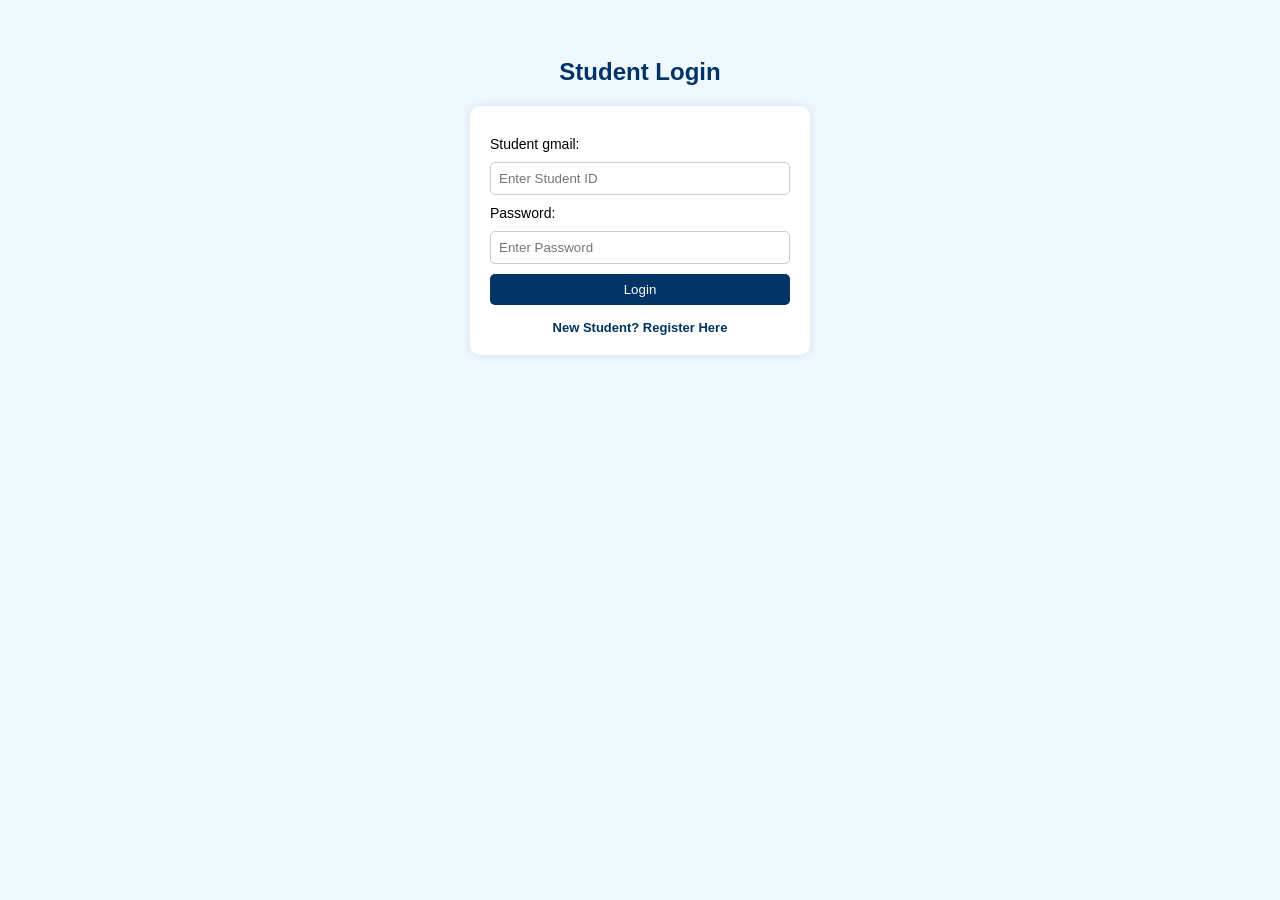
<file: final/Final Project/index.html>
<!DOCTYPE HTML>
<HTML>
<HEAD>
  <TITLE>Student Personal Portal</TITLE>
  <style>
    body {
      font-family: Arial, sans-serif;
      padding: 30px;
      background-color: #f0f8ff; 
    }
 
    h2 {
      text-align: center;
      color: #003366;
    }
 
    form {
      background-color: #ffffff;
      padding: 20px;
      border-radius: 10px;
      width: 300px;
      margin: 0 auto;
      box-shadow: 0 0 10px rgba(0,0,0,0.1);
    }
 
    input, select, button {
      width: 100%;
      padding: 8px;
      margin-top: 10px;
      border-radius: 5px;
      border: 1px solid #ccc;
      box-sizing: border-box; 
    }
 
    label {
      display: block;
      margin-top: 10px;
      font-size: 14px;
    }
 
    button {
      background-color: #003366;
      color: white;
      cursor: pointer;
      border: none;
    }
 
    button:hover {
      background-color: #0055aa;
    }
 
    #output {
      margin-top: 20px;
      text-align: center;
      font-size: 16px;
      color: #003366;
    }
 
    #error {
      margin-top: 10px;
      color: red;
      text-align: center;
    }

    .register-link {
      text-align: center;
      margin-top: 15px;
      font-size: 13px;
    }
    
    .register-link a {
      color: #003366;
      text-decoration: none;
      font-weight: bold;
    }
  </style>
</HEAD>
<BODY>
 
  <h2>Student Login</h2>
 
  <form action="login.php" method="POST" onsubmit="return handleSubmit()">
    <label>Student gmail:</label>
    <input type="text" id="studentId" name="studentId" placeholder="Enter Student ID" />
 
    <label>Password:</label>
    <input type="password" id="pass" name="pass" placeholder="Enter Password" />

    <button type="submit">Login</button>

    <div class="register-link">
      <a href="register.html">New Student? Register Here</a>
    </div>
  </form>

  <div id="error"></div>
  <div id="output"></div>
 
  <script>
    function handleSubmit() {
      
      var studentId = document.getElementById("studentId").value.trim();
      var pass = document.getElementById("pass").value;
      var errorDiv = document.getElementById("error");
      
      
      errorDiv.innerHTML = "";
      
      
      if (studentId === "" || pass === "") {
        errorDiv.innerHTML = "Please fill in all fields.";
        return false;  
      }

       
      return true; 
    }
  </script>
 
</BODY>
</HTML>
</file>
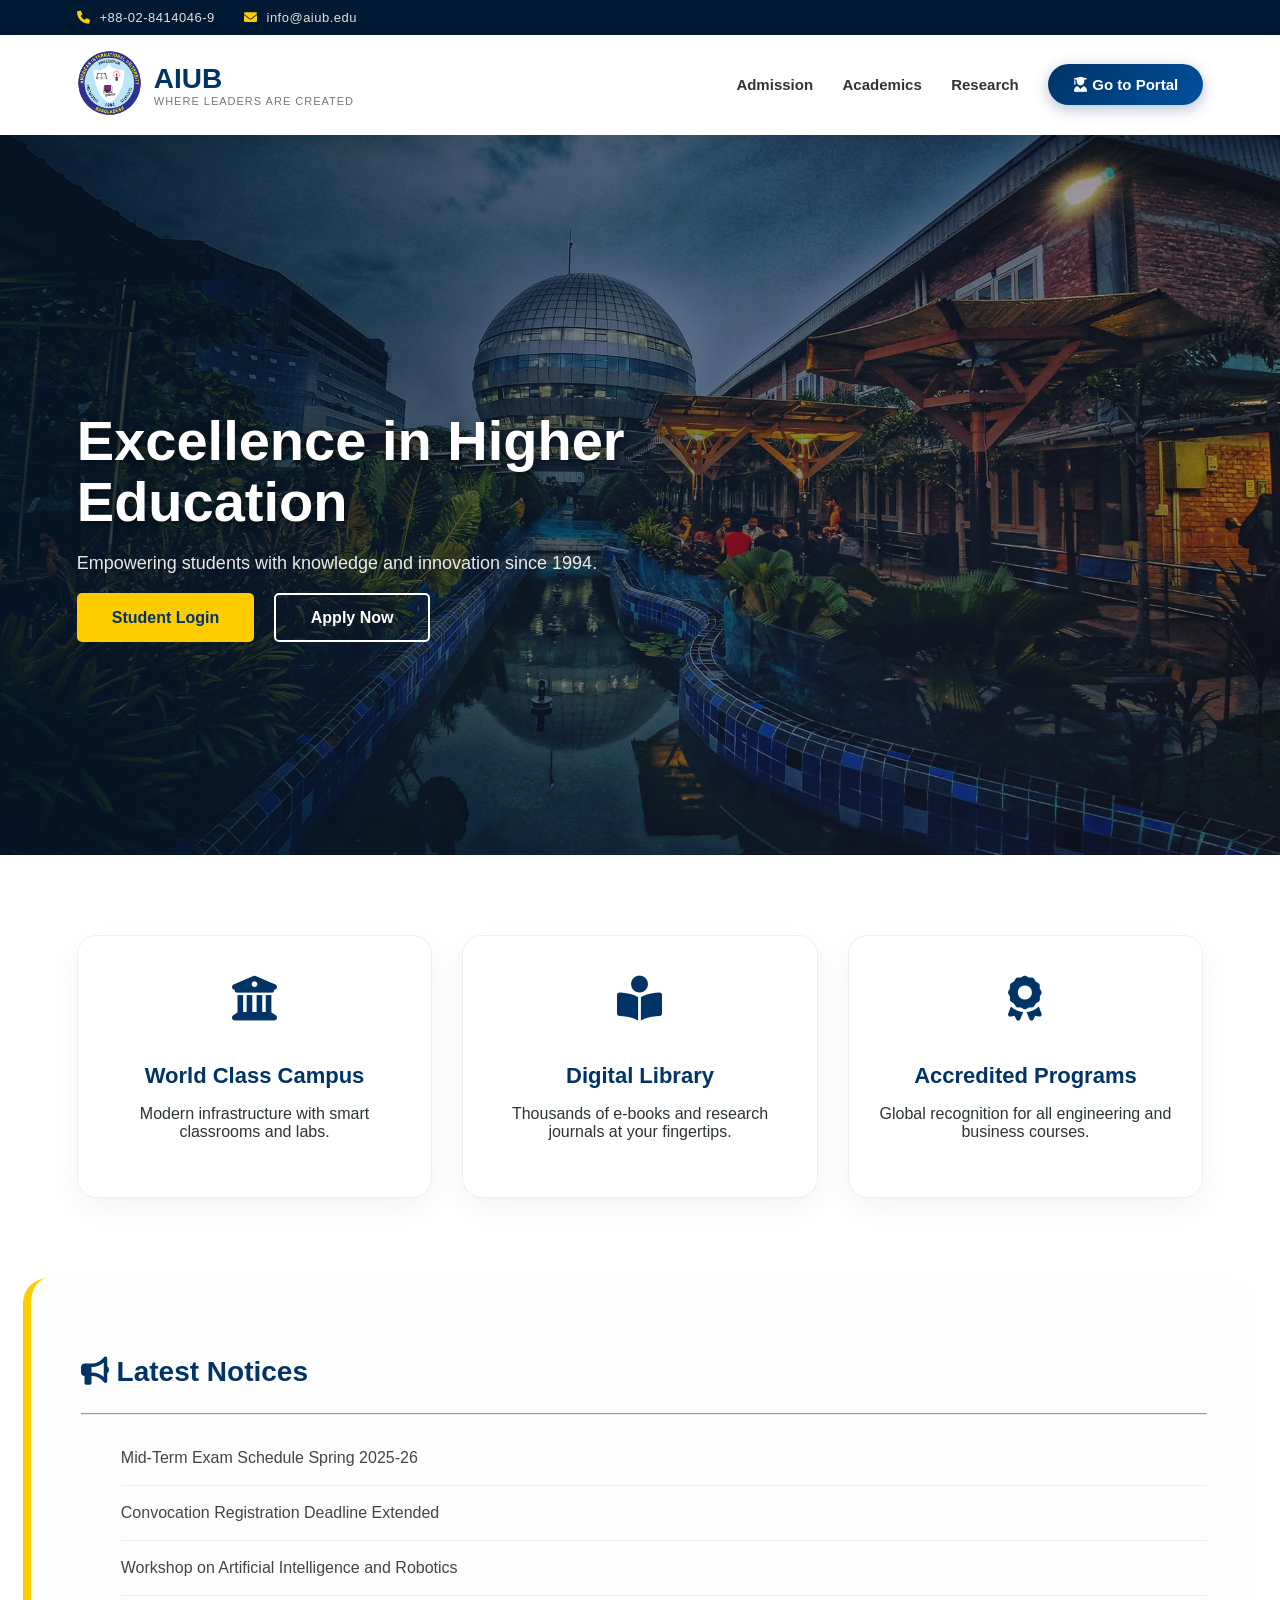
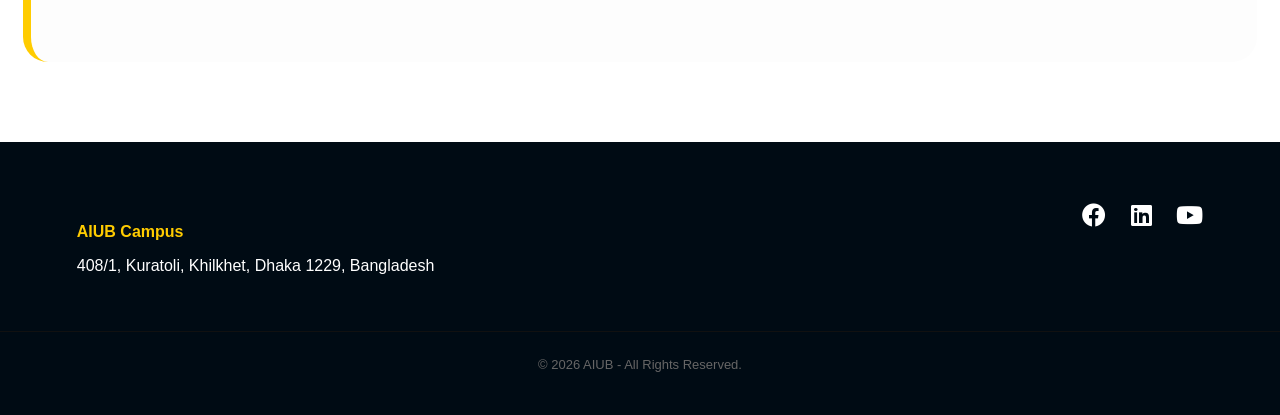
<file: student_personal_portal/view/index.html>
<!DOCTYPE html>
<html lang="en">
<head>
    <meta charset="UTF-8">
    <meta name="viewport" content="width=device-width, initial-scale=1.0">
    <title>American International University-Bangladesh (AIUB)</title>

    <link rel="stylesheet" href="../css/home_style.css">
    <link rel="stylesheet" href="https://cdnjs.cloudflare.com/ajax/libs/font-awesome/6.0.0/css/all.min.css">
</head>
<body>

    <div class="top-bar">
        <div class="container">
            <span><i class="fas fa-phone"></i> +88-02-8414046-9</span>
            <span><i class="fas fa-envelope"></i> info@aiub.edu</span>
        </div>
    </div>

    <header>
        <div class="container navbar">
            <div class="logo">
                <img src="../image/logo.png" alt="AIUB Logo">
                <div class="logo-text">
                    <h1>AIUB</h1>
                    <p>Where Leaders are Created</p>
                </div>
            </div>

            <nav>
                <a href="#">Admission</a>
                <a href="#">Academics</a>
                <a href="#">Research</a>
                <a href="login.html" class="portal-btn">
                    <i class="fas fa-user-graduate"></i> Go to Portal
                </a>
            </nav>
        </div>
    </header>

    <section class="hero">
        <div class="hero-overlay">
            <div class="hero-content">
                <h2>Excellence in Higher Education</h2>
                <p>Empowering students with knowledge and innovation since 1994.</p>
                
                <div class="hero-btns">
                    <a href="login.html" class="main-btn">Student Login</a>
                    <a href="#" class="secondary-btn">Apply Now</a>
                </div>
            </div>
        </div>
    </section>

    <section class="features container">
        <div class="feature-card">
            <i class="fas fa-university"></i>
            <h3>World Class Campus</h3>
            <p>Modern infrastructure with smart classrooms and labs.</p>
        </div>

        <div class="feature-card">
            <i class="fas fa-book-reader"></i>
            <h3>Digital Library</h3>
            <p>Thousands of e-books and research journals at your fingertips.</p>
        </div>

        <div class="feature-card">
            <i class="fas fa-award"></i>
            <h3>Accredited Programs</h3>
            <p>Global recognition for all engineering and business courses.</p>
        </div>
    </section>

    <section class="notices container">
        <div class="notice-box">
            <h3><i class="fas fa-bullhorn"></i> Latest Notices</h3>
            <hr>
            <ul>
                <li><a href="#">Mid-Term Exam Schedule Spring 2025-26</a></li>
                <li><a href="#">Convocation Registration Deadline Extended</a></li>
                <li><a href="#">Workshop on Artificial Intelligence and Robotics</a></li>
            </ul>
        </div>
    </section>

    <footer>
        <div class="container footer-grid">
            <div class="footer-info">
                <h4>AIUB Campus</h4>
                <p>408/1, Kuratoli, Khilkhet, Dhaka 1229, Bangladesh</p>
            </div>

            <div class="social-links">
                <a href="#"><i class="fab fa-facebook"></i></a>
                <a href="#"><i class="fab fa-linkedin"></i></a>
                <a href="#"><i class="fab fa-youtube"></i></a>
            </div>
        </div>
        
        <p class="copyright">&copy; 2026 AIUB - All Rights Reserved.</p>
    </footer>

</body>
</html>
</file>
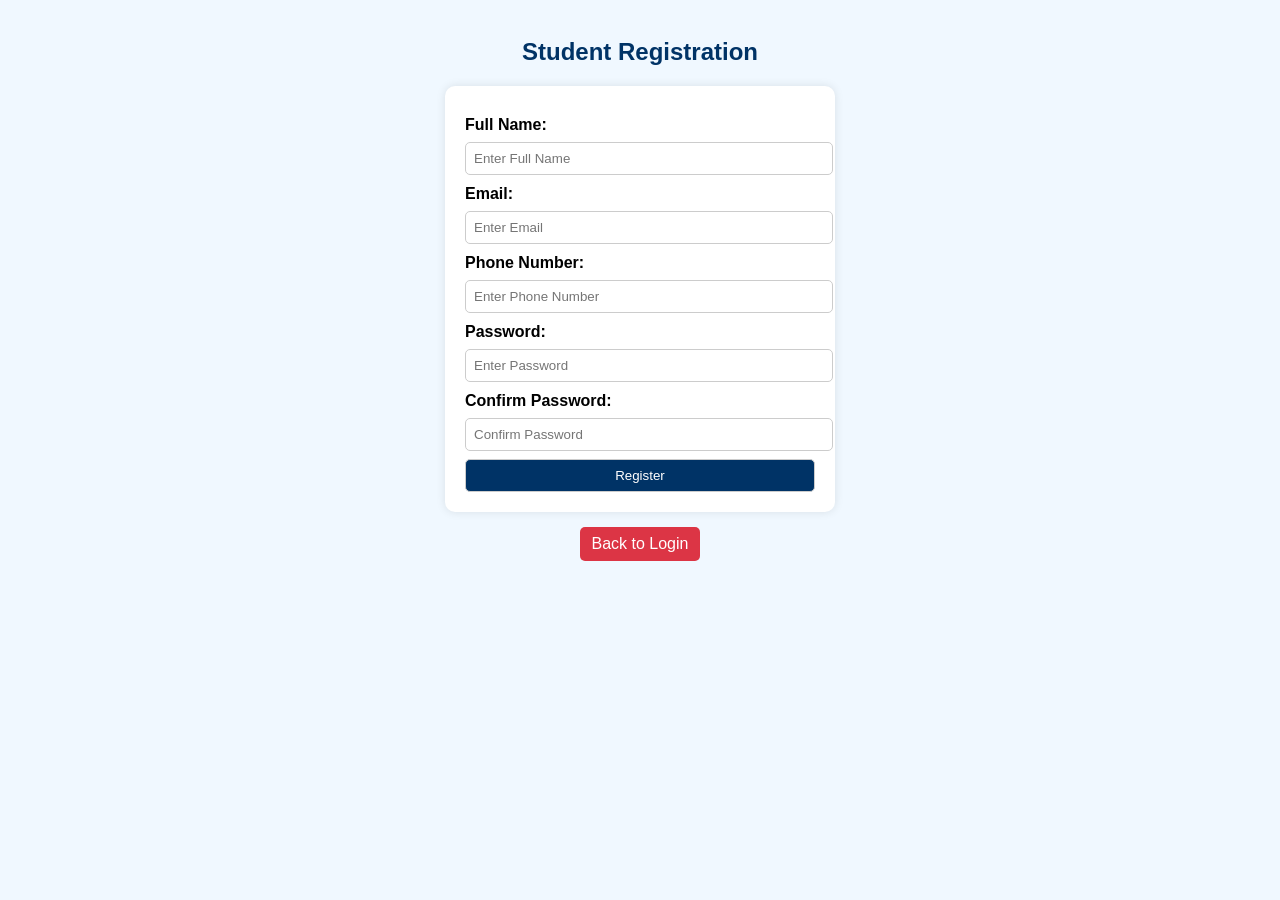
<file: final/Final Project/register.html>
<!DOCTYPE html>
<html lang="en">
<head>
  <meta charset="UTF-8">
  <meta name="viewport" content="width=device-width, initial-scale=1.0">
  <title>Student Registration</title>

   
  <style>
    body {
      font-family: Arial, sans-serif;
      background-color: #f0f8ff;
      padding: 30px;
    }

  
    .registration-header {
      text-align: center;
      font-size: 24px;
      font-weight: bold;
      color: #003366;
      margin-bottom: 20px;
    }

    form {
      background: white;
      padding: 20px;
      width: 350px;
      margin: auto;
      border-radius: 10px;
      box-shadow: 0 0 10px rgba(0,0,0,0.1);
    }

    label {
      display: block;
      margin-top: 10px;
      font-weight: bold;
    }

    input, button {
      width: 100%;
      padding: 8px;
      margin-top: 8px;
      border-radius: 5px;
      border: 1px solid #ccc;
    }

    button {
      background-color: #003366;
      color: white;
      cursor: pointer;
    }

    button:hover {
      background-color: #0055aa;
    }

    .back-link {
      text-align: center;
      margin-top: 15px;
    }

    
    .back-link a {
      text-decoration: none;
      color: white;
      background-color: #dc3545;
      padding: 8px 12px;
      border-radius: 5px;
      display: inline-block;
    }

    .back-link a:hover {
      background-color: #a71d2a;
    }
  </style>
</head>

<body>

   
  <div class="registration-header">Student Registration</div>

  
  <form method="post" action="register.php">
    <label>Full Name:</label>
    <input type="text" name="name" placeholder="Enter Full Name">

    <label>Email:</label>
    <input type="email" name="email" placeholder="Enter Email">

    <label>Phone Number:</label>
    <input type="text" name="phone" placeholder="Enter Phone Number">

    <label>Password:</label>
    <input type="password" name="password" placeholder="Enter Password">

    <label>Confirm Password:</label>
    <input type="password" name="confirm_password" placeholder="Confirm Password">

    <button type="submit">Register</button>
  </form>

  
  <div class="back-link">
    <a href="index.html">Back to Login</a>
  </div>

</body>
</html>
</file>
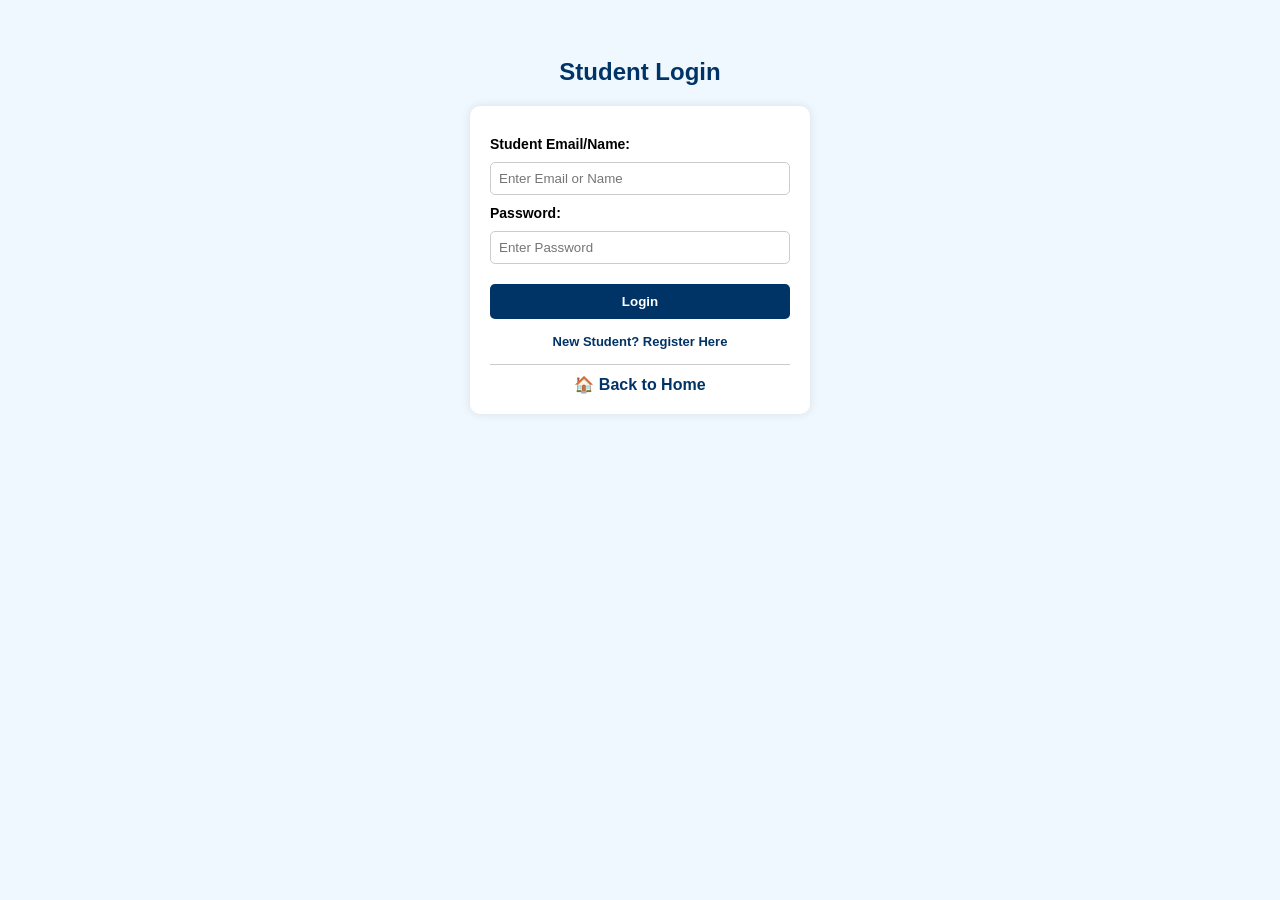
<file: student_personal_portal/view/login.html>
<!DOCTYPE HTML>
<html>
<head>
    <meta charset="UTF-8">
    <title>Student Login | Portal</title>
    <link rel="stylesheet" href="../css/style.css">
</head>
<body>
 
  <h2>Student Login</h2>
 
  <form action="../control/login.php" method="POST">
    <label>Student Email/Name:</label>
    <input type="text" name="studentId" placeholder="Enter Email or Name" required />
 
    <label>Password:</label>
    <input type="password" name="pass" placeholder="Enter Password" required />

    <button type="submit">Login</button>

    <div class="register-link">
      <a href="register.html">New Student? Register Here</a>
    </div>
    
    <div style="text-align:center; margin-top:15px; border-top: 1px solid #ccc; padding-top: 10px;">
      <a href="index.html" style="text-decoration:none; color:#003366; font-weight:bold;">🏠 Back to Home</a>
    </div>
  </form>
</BODY>
</HTML>
</file>
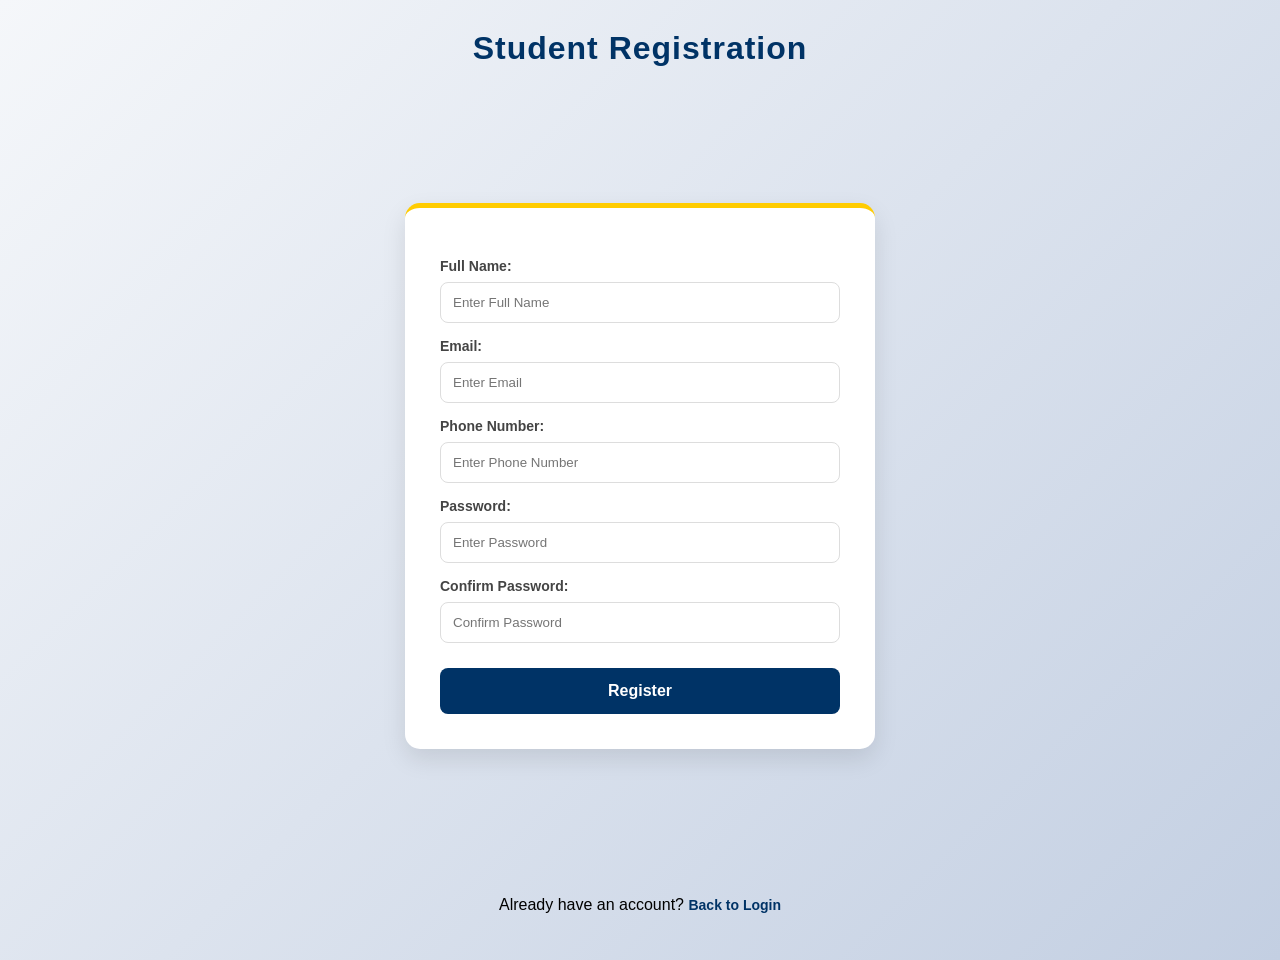
<file: student_personal_portal/view/register.html>
<!DOCTYPE html>
<html lang="en">
<head>
    <meta charset="UTF-8">
    <meta name="viewport" content="width=device-width, initial-scale=1.0">
    <title>Student Registration - AIUB</title>
    <link rel="stylesheet" href="../css/register_style.css">
</head>
<body>

    <div class="registration-header">Student Registration</div>

    <form method="post" action="../control/register.php">
        <label>Full Name:</label>
        <input type="text" name="name" placeholder="Enter Full Name" required>

        <label>Email:</label>
        <input type="email" name="email" placeholder="Enter Email" required>

        <label>Phone Number:</label>
        <input type="text" name="phone" placeholder="Enter Phone Number">

        <label>Password:</label>
        <input type="password" name="password" placeholder="Enter Password" required>

        <label>Confirm Password:</label>
        <input type="password" name="confirm_password" placeholder="Confirm Password" required>

        <button type="submit">Register</button>
    </form>

    <div class="back-link">
        <p>Already have an account? <a href="login.html">Back to Login</a></p>
    </div>

</body>
</html>
</file>
<file: student_personal_portal/css/home_style.css>
body {
    margin: 0;
    padding: 0;
    box-sizing: border-box;
    font-family: 'Poppins', 'Segoe UI', sans-serif;  
    background-color: #ffffff;
    color: #2d3436;
    scroll-behavior: smooth;
}

.container {
    width: 88%;
    margin: 0 auto;
}

 
.top-bar {
    background: #001a33;
    color: #e0e0e0;
    padding: 10px 0;
    font-size: 13px;
    letter-spacing: 0.5px;
}

.top-bar span {
    margin-right: 25px;
}

.top-bar i {
    color: #ffcc00;  
    margin-right: 5px;
}

 
header {
    background: rgba(255, 255, 255, 0.95);
    padding: 15px 0;
    position: sticky;
    top: 0;
    z-index: 1000;
    box-shadow: 0 4px 20px rgba(0, 0, 0, 0.08);
    backdrop-filter: blur(10px);  
}

.navbar {
    display: flex;
    justify-content: space-between;
    align-items: center;
}

.logo {
    display: flex;
    align-items: center;
}

.logo img {
    width: 65px;
    transition: transform 0.3s;
}

.logo img:hover {
    transform: rotate(5deg);
}

.logo-text {
    margin-left: 12px;
}

.logo-text h1 {
    font-size: 28px;
    color: #003366;
    margin: 0;
    font-weight: 800;
}

.logo-text p {
    font-size: 11px;
    color: #777;
    margin: 0;
    text-transform: uppercase;
    letter-spacing: 1px;
}

 
nav a {
    text-decoration: none;
    color: #333;
    font-weight: 600;
    margin-left: 25px;
    font-size: 15px;
    transition: 0.3s ease;
}

nav a:hover {
    color: #003366;
}

 
.portal-btn {
    background: linear-gradient(135deg, #003366, #00509d);
    color: #fff !important;
    padding: 12px 25px;
    border-radius: 50px;  
    box-shadow: 0 4px 15px rgba(0, 51, 102, 0.3);
}

.portal-btn:hover {
    transform: translateY(-2px);
    box-shadow: 0 6px 20px rgba(0, 51, 102, 0.4);
    background: #ffcc00 !important;
    color: #003366 !important;
}

 
.hero {
    height: 80vh;
     
    background: url('../image/campus.jpg') center/cover no-repeat fixed;
    position: relative;
}

.hero-overlay {
   
    background: linear-gradient(to right, rgba(0, 20, 40, 0.8), rgba(0, 20, 40, 0.3));
    height: 100%;
    display: flex;
    align-items: center;
}

.hero-content {
    max-width: 650px;
    color: white;
    padding-left: 6%;
}

.hero-content h2 {
    font-size: 56px;
    font-weight: 800;
    line-height: 1.1;
    margin-bottom: 20px;
    text-shadow: 2px 2px 10px rgba(0,0,0,0.5);  
}

.hero-content p {
    font-size: 18px;
    margin-bottom: 35px;
    opacity: 0.9;
}

.main-btn {
    background: #ffcc00;
    color: #003366;
    padding: 16px 35px;
    text-decoration: none;
    font-weight: 700;
    border-radius: 5px;
    margin-right: 15px;
    transition: 0.3s;
}

.secondary-btn {
    border: 2px solid #fff;
    color: #fff;
    padding: 14px 35px;
    text-decoration: none;
    font-weight: 700;
    border-radius: 5px;
    transition: 0.3s;
}

.main-btn:hover, .secondary-btn:hover {
    transform: scale(1.05);
    background: #fff;
    color: #003366;
}

 
.features {
    display: grid;
    grid-template-columns: repeat(3, 1fr);
    gap: 30px;
    padding: 80px 0;
}

.feature-card {
    background: #ffffff;
    padding: 40px 30px;
    border-radius: 20px;
    text-align: center;
    box-shadow: 0 10px 30px rgba(0,0,0,0.05);
    transition: 0.4s;
    border: 1px solid #eee;
}

.feature-card:hover {
    transform: translateY(-15px);
    box-shadow: 0 20px 40px rgba(0, 51, 102, 0.1);
}

.feature-card i {
    font-size: 45px;
    color: #003366;
    margin-bottom: 20px;
}

.feature-card h3 {
    font-size: 22px;
    color: #003366;
    margin-bottom: 15px;
}

 
.notices {
    background: #fdfdfd;
    padding: 50px;
    border-radius: 25px;
    border-left: 8px solid #ffcc00;
    margin-bottom: 80px;
}

.notice-box h3 {
    font-size: 28px;
    color: #003366;
    margin-bottom: 25px;
}

.notice-box ul {
    list-style: none;
}

.notice-box li {
    padding: 18px 0;
    border-bottom: 1px solid #eee;
}

.notice-box a {
    text-decoration: none;
    color: #444;
    font-weight: 500;
    transition: 0.2s;
}

.notice-box a:hover {
    color: #003366;
    padding-left: 10px;
}

 
footer {
    background: #000b14;
    color: white;
    padding: 60px 0 30px;
}

.footer-grid {
    display: flex;
    justify-content: space-between;
    margin-bottom: 40px;
}

.footer-info h4 {
    color: #ffcc00;
    margin-bottom: 15px;
}

.social-links a {
    color: white;
    font-size: 24px;
    margin-left: 20px;
    transition: 0.3s;
}

.social-links a:hover {
    color: #ffcc00;
}

.copyright {
    text-align: center;
    border-top: 1px solid #111;
    padding-top: 25px;
    font-size: 13px;
    color: #666;
}
</file>
<file: student_personal_portal/css/style.css>
body {
  font-family: Arial, sans-serif;
  padding: 30px;
  background-color: #f0f8ff;  
}

h2 {
  text-align: center;
  color: #003366;  
}

form {
  background-color: #ffffff;  
  padding: 20px;
  border-radius: 10px;
  width: 300px;
  margin: 0 auto;
  box-shadow: 0 0 10px rgba(0,0,0,0.1);
}

label {
  display: block;
  margin-top: 10px;
  font-size: 14px;
  font-weight: bold;
}

input {
  width: 100%;
  padding: 8px;
  margin-top: 10px;
  border-radius: 5px;
  border: 1px solid #ccc;
  box-sizing: border-box;  
}

button {
  width: 100%;
  padding: 10px;
  margin-top: 20px;
  border-radius: 5px;
  border: none;
  background-color: #003366;
  color: white;
  font-weight: bold;
  cursor: pointer;
}

button:hover {
  background-color: #0055aa;
}

#error {
  margin-top: 10px;
  color: red;
  text-align: center;
  font-size: 13px;
}

.register-link {
  text-align: center;
  margin-top: 15px;
  font-size: 13px;
}

.register-link a {
  color: #003366;
  text-decoration: none;
  font-weight: bold;
}

.register-link a:hover {
  text-decoration: underline;
}
</file>
<file: student_personal_portal/css/register_style.css>
body {
    font-family: 'Segoe UI', Tahoma, Geneva, Verdana, sans-serif;
    
    background: linear-gradient(135deg, #f5f7fa 0%, #c3cfe2 100%);
    padding: 30px;
    margin: 0;
    min-height: 100vh;
    display: flex;
    flex-direction: column;
    justify-content: center;
}

.registration-header {
    text-align: center;
    font-size: 32px;
    font-weight: 800;
    color: #003366;  
    margin-bottom: 25px;
    letter-spacing: 1px;
}

form {
    background: white;
    padding: 35px;
    width: 400px;  
    margin: auto;
    border-radius: 15px;  
    box-shadow: 0 10px 25px rgba(0,0,0,0.1);  
    border-top: 5px solid #ffcc00;  
}

label {
    display: block;
    margin-top: 15px;
    font-weight: 600;
    color: #444;
    font-size: 14px;
}

input {
    width: 100%;
    padding: 12px;
    margin-top: 8px;
    border-radius: 8px;
    border: 1px solid #ddd;
    box-sizing: border-box;
    transition: all 0.3s ease;
}

 
input:focus {
    border-color: #003366;
    outline: none;
    box-shadow: 0 0 5px rgba(0, 51, 102, 0.2);
}

button {
    width: 100%;
    padding: 14px;
    margin-top: 25px;
    border-radius: 8px;
    background-color: #003366;
    color: white;
    font-weight: bold;
    font-size: 16px;
    cursor: pointer;
    border: none;
    transition: background 0.3s ease, transform 0.2s ease;
}

button:hover {
    background-color: #002244;
    transform: translateY(-2px);  
}

.back-link {
    text-align: center;
    margin-top: 20px;
}

 
.back-link a {
    text-decoration: none;
    color: #003366;
    font-weight: 600;
    font-size: 14px;
    transition: color 0.3s;
}

.back-link a:hover {
    color: #ffcc00;  
    text-decoration: underline;
}
</file>
